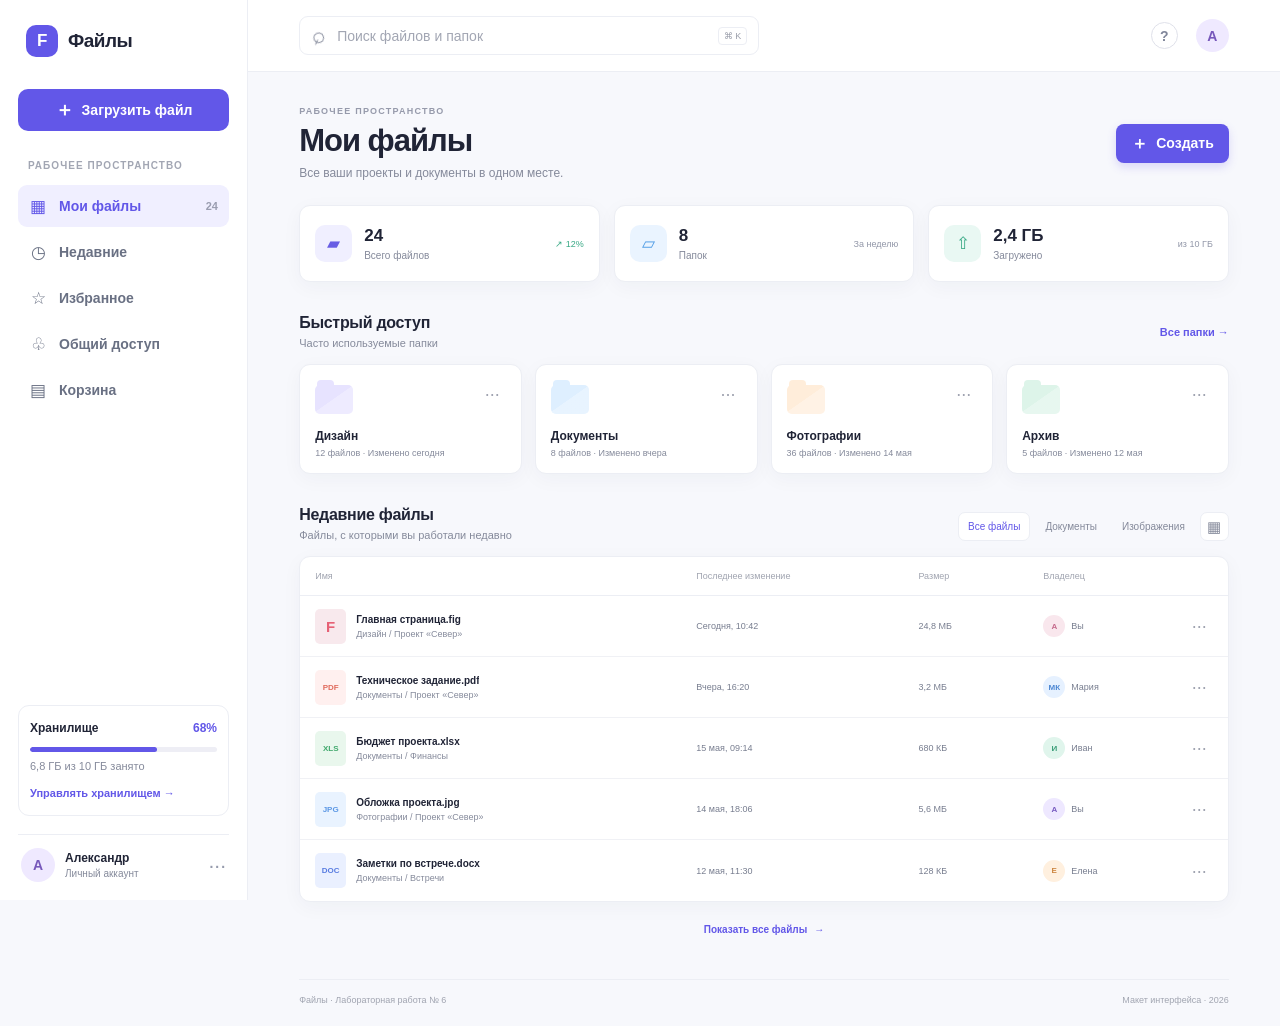
<file: Lab - 6/index.html>
<!doctype html>
<html lang="ru">
<head>
  <meta charset="utf-8">
  <meta name="viewport" content="width=device-width, initial-scale=1">
  <meta name="description" content="Адаптивный макет файлового менеджера для лабораторной работы № 6">
  <title>Файлы — файловый менеджер</title>
  <link rel="stylesheet" href="css/style.css">
</head>
<body>
  <div class="app">
    <aside class="sidebar" aria-label="Боковая навигация">
      <a class="brand" href="#main" aria-label="Обзор файлов">
        <span class="brand__mark" aria-hidden="true">F</span><span class="brand__name">Файлы</span>
      </a>
      <button class="sidebar__action" type="button"><span aria-hidden="true">＋</span> Загрузить файл</button>
      <nav class="nav" aria-label="Разделы хранилища">
        <p class="nav__caption">Рабочее пространство</p>
        <a class="nav__link nav__link--active" href="#recent"><span class="nav__icon" aria-hidden="true">▦</span> Мои файлы <span class="nav__count">24</span></a>
        <a class="nav__link" href="#recent"><span class="nav__icon" aria-hidden="true">◷</span> Недавние</a>
        <a class="nav__link" href="#favorites"><span class="nav__icon" aria-hidden="true">☆</span> Избранное</a>
        <a class="nav__link" href="#shared"><span class="nav__icon" aria-hidden="true">♧</span> Общий доступ</a>
        <a class="nav__link" href="#trash"><span class="nav__icon" aria-hidden="true">▤</span> Корзина</a>
      </nav>
      <section class="storage" aria-label="Использование хранилища">
        <div class="storage__heading"><span>Хранилище</span><span>68%</span></div>
        <div class="storage__bar"><span></span></div>
        <p class="storage__text">6,8 ГБ из 10 ГБ занято</p>
        <a class="storage__link" href="#storage">Управлять хранилищем <span aria-hidden="true">→</span></a>
      </section>
      <div class="profile"><span class="profile__avatar">А</span><span class="profile__meta"><strong>Александр</strong><small>Личный аккаунт</small></span><span class="profile__more" aria-hidden="true">···</span></div>
    </aside>

    <main class="main" id="main">
      <header class="topbar">
        <button class="topbar__menu" type="button" aria-label="Открыть меню">☰</button>
        <label class="search"><span class="search__icon" aria-hidden="true">⌕</span><span class="visually-hidden">Поиск файлов</span><input type="search" placeholder="Поиск файлов и папок"><kbd>⌘ K</kbd></label>
        <button class="topbar__help" type="button" aria-label="Помощь">?</button>
        <span class="topbar__avatar" aria-label="Профиль Александра">А</span>
      </header>

      <div class="content">
        <div class="page-heading">
          <div><p class="eyebrow">РАБОЧЕЕ ПРОСТРАНСТВО</p><h1>Мои файлы</h1><p class="page-heading__sub">Все ваши проекты и документы в одном месте.</p></div>
          <button class="button button--primary" type="button"><span aria-hidden="true">＋</span> Создать</button>
        </div>
        <section class="quick-stats" aria-label="Обзор файлов">
          <article class="stat-card"><span class="stat-card__icon stat-card__icon--violet" aria-hidden="true">▰</span><div><strong>24</strong><span>Всего файлов</span></div><span class="stat-card__trend">↗ 12%</span></article>
          <article class="stat-card"><span class="stat-card__icon stat-card__icon--blue" aria-hidden="true">▱</span><div><strong>8</strong><span>Папок</span></div><span class="stat-card__trend">За неделю</span></article>
          <article class="stat-card"><span class="stat-card__icon stat-card__icon--mint" aria-hidden="true">⇧</span><div><strong>2,4 ГБ</strong><span>Загружено</span></div><span class="stat-card__trend">из 10 ГБ</span></article>
        </section>

        <section class="section" id="favorites">
          <div class="section__heading"><div><h2>Быстрый доступ</h2><p>Часто используемые папки</p></div><a class="text-link" href="#folders">Все папки <span aria-hidden="true">→</span></a></div>
          <div class="folder-grid">
            <article class="folder-card"><div class="folder-card__top"><span class="folder-icon folder-icon--purple" aria-hidden="true"><span></span></span><button class="more" type="button" aria-label="Действия: Дизайн">···</button></div><h3>Дизайн</h3><p>12 файлов · Изменено сегодня</p></article>
            <article class="folder-card"><div class="folder-card__top"><span class="folder-icon folder-icon--blue" aria-hidden="true"><span></span></span><button class="more" type="button" aria-label="Действия: Документы">···</button></div><h3>Документы</h3><p>8 файлов · Изменено вчера</p></article>
            <article class="folder-card"><div class="folder-card__top"><span class="folder-icon folder-icon--orange" aria-hidden="true"><span></span></span><button class="more" type="button" aria-label="Действия: Фотографии">···</button></div><h3>Фотографии</h3><p>36 файлов · Изменено 14 мая</p></article>
            <article class="folder-card"><div class="folder-card__top"><span class="folder-icon folder-icon--green" aria-hidden="true"><span></span></span><button class="more" type="button" aria-label="Действия: Архив">···</button></div><h3>Архив</h3><p>5 файлов · Изменено 12 мая</p></article>
          </div>
        </section>

        <section class="section" id="recent">
          <div class="section__heading section__heading--files"><div><h2>Недавние файлы</h2><p>Файлы, с которыми вы работали недавно</p></div><div class="file-controls"><button class="filter filter--active" type="button">Все файлы</button><button class="filter" type="button">Документы</button><button class="filter" type="button">Изображения</button><button class="view-toggle" type="button" aria-label="Вид сеткой">▦</button></div></div>
          <div class="file-table" role="table" aria-label="Недавние файлы">
            <div class="file-table__head" role="row"><span role="columnheader">Имя</span><span role="columnheader">Последнее изменение</span><span role="columnheader">Размер</span><span role="columnheader">Владелец</span><span aria-hidden="true"></span></div>
            <div class="file-row" role="row"><span class="file-row__name" role="cell"><span class="file-type file-type--figma">F</span><span><strong>Главная страница.fig</strong><small>Дизайн / Проект «Север»</small></span></span><span class="file-row__date" role="cell">Сегодня, 10:42</span><span class="file-row__size" role="cell">24,8 МБ</span><span class="owner" role="cell"><span class="owner__avatar owner__avatar--pink">А</span>Вы</span><button class="more" type="button" aria-label="Действия: Главная страница">···</button></div>
            <div class="file-row" role="row"><span class="file-row__name" role="cell"><span class="file-type file-type--pdf">PDF</span><span><strong>Техническое задание.pdf</strong><small>Документы / Проект «Север»</small></span></span><span class="file-row__date" role="cell">Вчера, 16:20</span><span class="file-row__size" role="cell">3,2 МБ</span><span class="owner" role="cell"><span class="owner__avatar owner__avatar--blue">МК</span>Мария</span><button class="more" type="button" aria-label="Действия: Техническое задание">···</button></div>
            <div class="file-row" role="row"><span class="file-row__name" role="cell"><span class="file-type file-type--sheet">XLS</span><span><strong>Бюджет проекта.xlsx</strong><small>Документы / Финансы</small></span></span><span class="file-row__date" role="cell">15 мая, 09:14</span><span class="file-row__size" role="cell">680 КБ</span><span class="owner" role="cell"><span class="owner__avatar owner__avatar--mint">И</span>Иван</span><button class="more" type="button" aria-label="Действия: Бюджет проекта">···</button></div>
            <div class="file-row" role="row"><span class="file-row__name" role="cell"><span class="file-type file-type--image">JPG</span><span><strong>Обложка проекта.jpg</strong><small>Фотографии / Проект «Север»</small></span></span><span class="file-row__date" role="cell">14 мая, 18:06</span><span class="file-row__size" role="cell">5,6 МБ</span><span class="owner" role="cell"><span class="owner__avatar owner__avatar--purple">А</span>Вы</span><button class="more" type="button" aria-label="Действия: Обложка проекта">···</button></div>
            <div class="file-row" role="row"><span class="file-row__name" role="cell"><span class="file-type file-type--doc">DOC</span><span><strong>Заметки по встрече.docx</strong><small>Документы / Встречи</small></span></span><span class="file-row__date" role="cell">12 мая, 11:30</span><span class="file-row__size" role="cell">128 КБ</span><span class="owner" role="cell"><span class="owner__avatar owner__avatar--orange">Е</span>Елена</span><button class="more" type="button" aria-label="Действия: Заметки по встрече">···</button></div>
          </div>
          <button class="load-more" type="button">Показать все файлы <span aria-hidden="true">→</span></button>
        </section>
        <footer class="footer"><span>Файлы <span aria-hidden="true">·</span> Лабораторная работа № 6</span><span>Макет интерфейса · 2026</span></footer>
      </div>
    </main>
  </div>
</body>
</html>
</file>
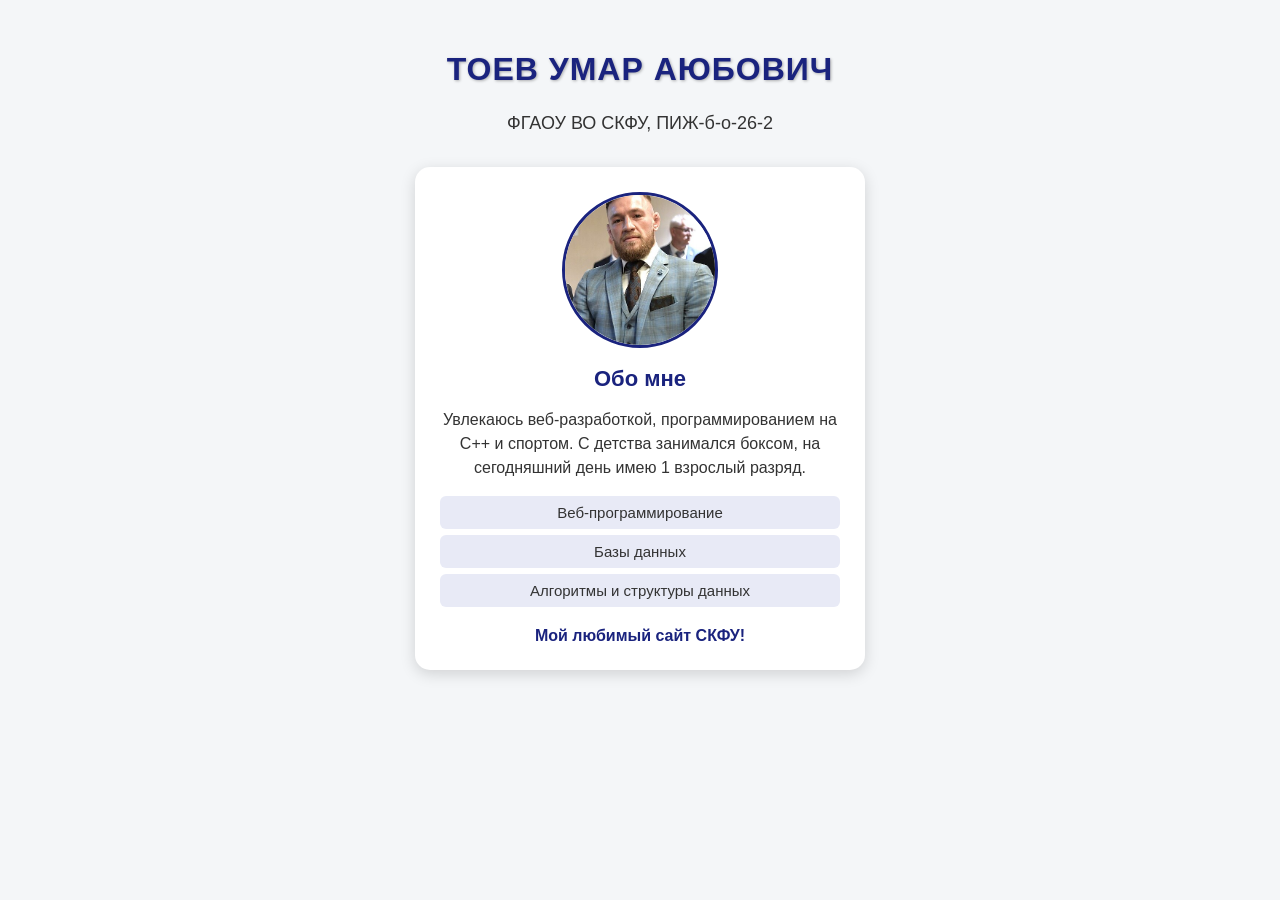
<file: LAB 3/index.html>
<!DOCTYPE html>
<html lang="ru">
<head>
    <meta charset="UTF-8">
    <meta name="viewport" content="width=device-width, initial-scale=1.0">
    <title>Карточка студента</title>
    <!-- Подключение внешнего файла стилей -->
    <link rel="stylesheet" href="styles.css">
</head>
<body>
    <!-- Заголовок первого уровня: ФИО -->
    <h1>Тоев Умар Аюбович</h1>
    <!-- Абзац с информацией об учебном заведении -->
    <p class="institution">ФГАОУ ВО СКФУ, ПИЖ-б-о-26-2</p>
    <!-- Основной блок-карточка -->
    <div class="card">
        <!-- Аватар -->
        <img src="avatar.jpg" alt="Фото студента" class="avatar">
        <!-- Подзаголовок -->
        <h2>Обо мне</h2>
        <!-- Описание -->
        <p>
            Увлекаюсь веб-разработкой, программированием на C++
            и спортом. С детства занимался боксом, на сегодняшний день имею
            1 взрослый разряд.
        </p>
        <!-- Список любимых предметов -->
        <ul>
            <li>Веб-программирование</li>
            <li>Базы данных</li>
            <li>Алгоритмы и структуры данных</li>
        </ul>
        <!-- Ссылка на любимый сайт -->
        <a href="https://el.ncfu.ru/" target="_blank">
            Мой любимый сайт СКФУ!
        </a>
    </div>
</body>
</html>
</file>
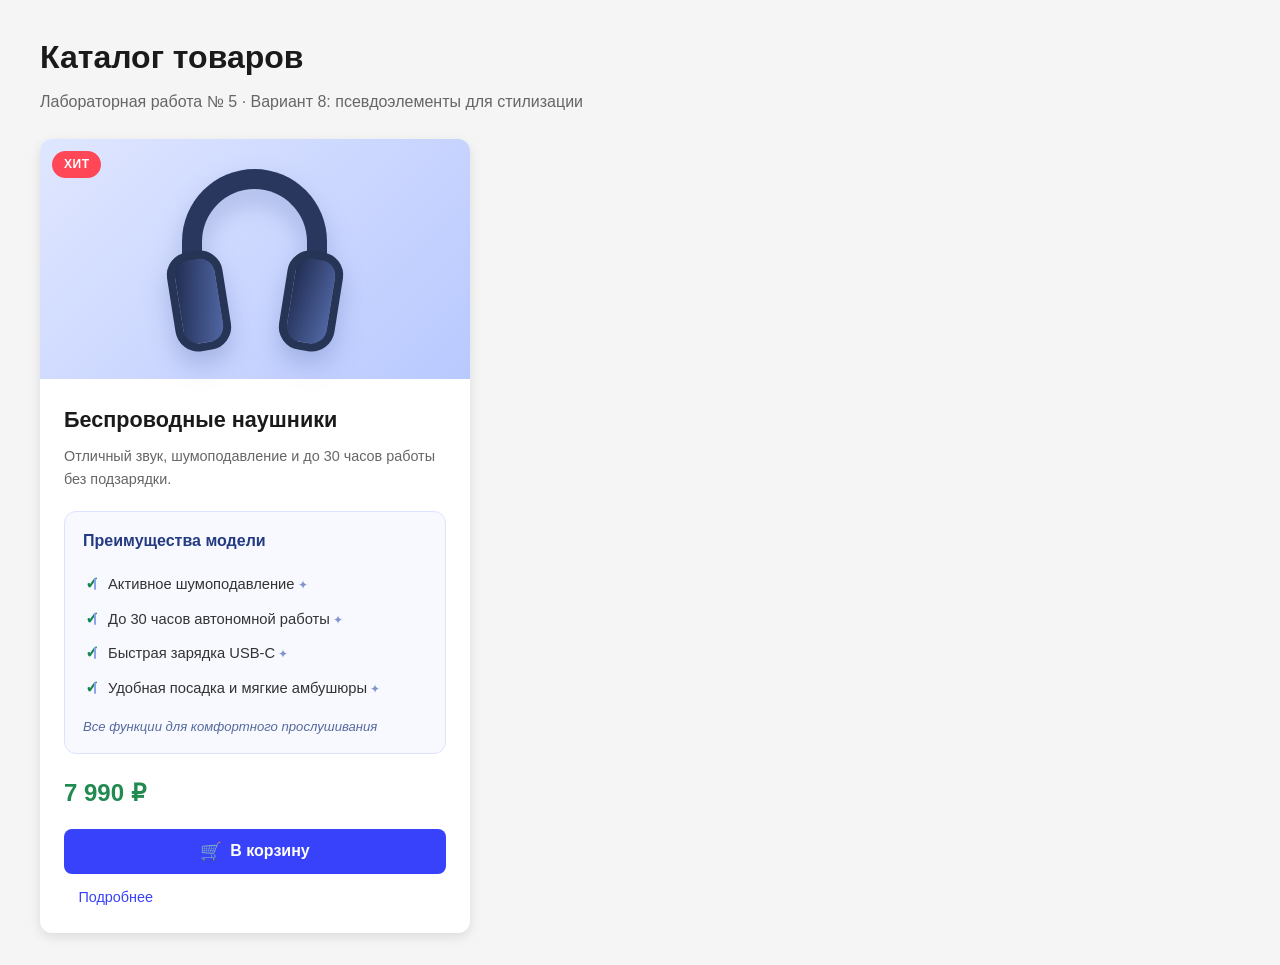
<file: lab 5/index.html>
<!DOCTYPE html>
<html lang="ru">
<head>
    <meta charset="UTF-8">
    <meta name="viewport" content="width=device-width, initial-scale=1.0">
    <title>Лабораторная работа № 5 — вариант 8</title>
    <link rel="stylesheet" href="styles.css">
</head>
<body>
    <main class="page">
        <h1 class="page__title">Каталог товаров</h1>
        <p class="page__subtitle">Лабораторная работа № 5 · Вариант 8: псевдоэлементы для стилизации</p>

        <!-- Сообщение доступно скринридеру, но визуально скрыто -->
        <div id="live-region" class="visually-hidden" aria-live="polite" aria-atomic="true"></div>

        <article class="card" aria-labelledby="product-title" aria-describedby="product-desc">
            <div class="card__image-wrapper">
                <!-- Декоративная иллюстрация, не дублирует информацию для скринридера -->
                <div class="card__illustration" aria-hidden="true">
                    <span class="card__headband"></span>
                    <span class="card__earcup card__earcup--left"></span>
                    <span class="card__earcup card__earcup--right"></span>
                </div>
                <span class="card__badge" aria-hidden="true">Хит</span>
            </div>

            <div class="card__content">
                <h2 class="card__title" id="product-title">Беспроводные наушники</h2>
                <p class="card__description" id="product-desc">
                    Отличный звук, шумоподавление и до 30 часов работы без подзарядки.
                </p>

                <!-- Индивидуальное задание, вариант 8: стилизованный список -->
                <section class="features" aria-labelledby="features-title">
                    <h3 class="features__title" id="features-title">Преимущества модели</h3>
                    <ul class="features__list">
                        <li class="features__item">Активное шумоподавление</li>
                        <li class="features__item">До 30 часов автономной работы</li>
                        <li class="features__item">Быстрая зарядка USB-C</li>
                        <li class="features__item">Удобная посадка и мягкие амбушюры</li>
                    </ul>
                    <p class="features__note">Все функции для комфортного прослушивания</p>
                </section>

                <p class="card__price" aria-label="Цена товара: 7990 рублей">
                    <span class="card__price-value">7 990 ₽</span>
                </p>

                <button class="card__button button button--primary" type="button"
                        aria-label="Добавить беспроводные наушники в корзину" id="add-to-cart">
                    <span class="button__icon" aria-hidden="true">🛒</span>
                    <span class="button__text">В корзину</span>
                </button>
                <a href="#features-title" class="card__link link"
                   aria-label="Подробнее о преимуществах беспроводных наушников">Подробнее</a>
            </div>
        </article>
    </main>

    <script>
        const addToCartButton = document.getElementById('add-to-cart');
        const liveRegion = document.getElementById('live-region');
        let announcementTimer;

        function addToCart() {
            clearTimeout(announcementTimer);
            liveRegion.textContent = '';
            // Обновление в следующем кадре позволяет повторно объявлять сообщение.
            requestAnimationFrame(() => {
                liveRegion.textContent = 'Беспроводные наушники добавлены в корзину';
            });
            announcementTimer = setTimeout(() => {
                liveRegion.textContent = '';
            }, 3000);
        }

        addToCartButton.addEventListener('click', addToCart);
    </script>
</body>
</html>
</file>
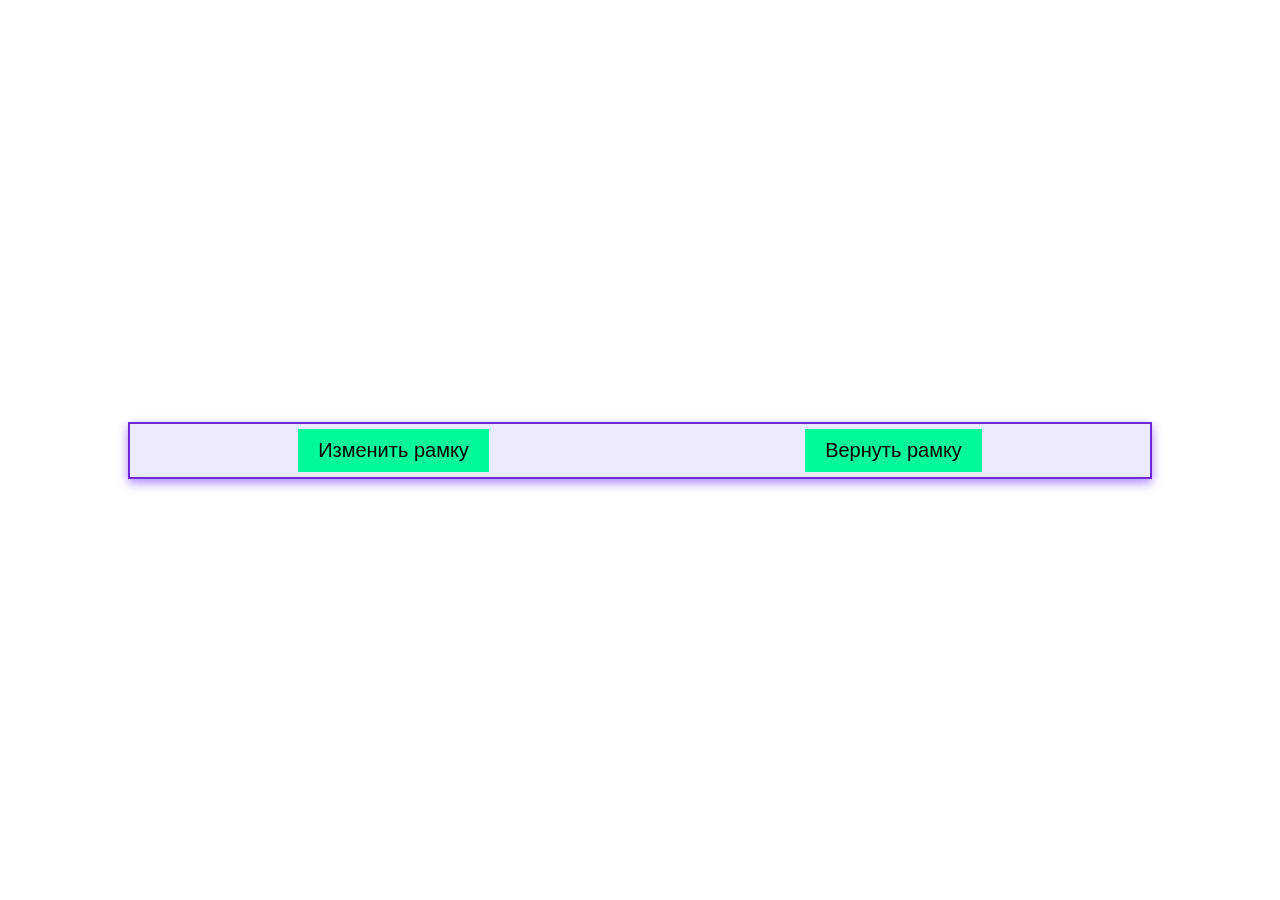
<file: Lab 4/Вариант 8/index.html>
<!DOCTYPE html>
<html lang="ru">
<head>
    <meta charset="UTF-8">
    <meta name="viewport" content="width=device-width, initial-scale=1.0">
    <title>Сайт Умара В-8</title>
    <style>
        html,
        body {
            height: 100%; /**/
            margin: 0;
        }

        body {
            display: flex;
            justify-content: center;
            align-items: center;
            min-height: 100vh;
            font-family: 'Times New Roman', Times, serif;
            color: black;
            font-size: 24px;
        }

        #box {
            border: 2px solid #6d28d9;
            width: 1000px;
            margin: 0;
            padding: 5px 10px;
            background-color: #ede9fe;
            color: #312e81;
            box-shadow: 0 4px 10px #a78bfa;
            display: flex;
            justify-content: space-around;
        }
        button {
            font-size: 20px;
            padding: 10px 20px;
            cursor: pointer;
            border: none;
            background-color: #00FA9A;
            transition: transform 0.3s;
        }
            button:hover {
                transform: translateY(-2px);
                background-color: #00FF7F;
            }
            button:active {
                transform: scale(0.9);
            }

    </style>
</head>
<body>
    <div id="box">
        <button id="fd">Изменить рамку</button>
        <button id="bek">Вернуть рамку</button>
    </div>
    <script src="script.js"></script>
</body>
</html>
</file>
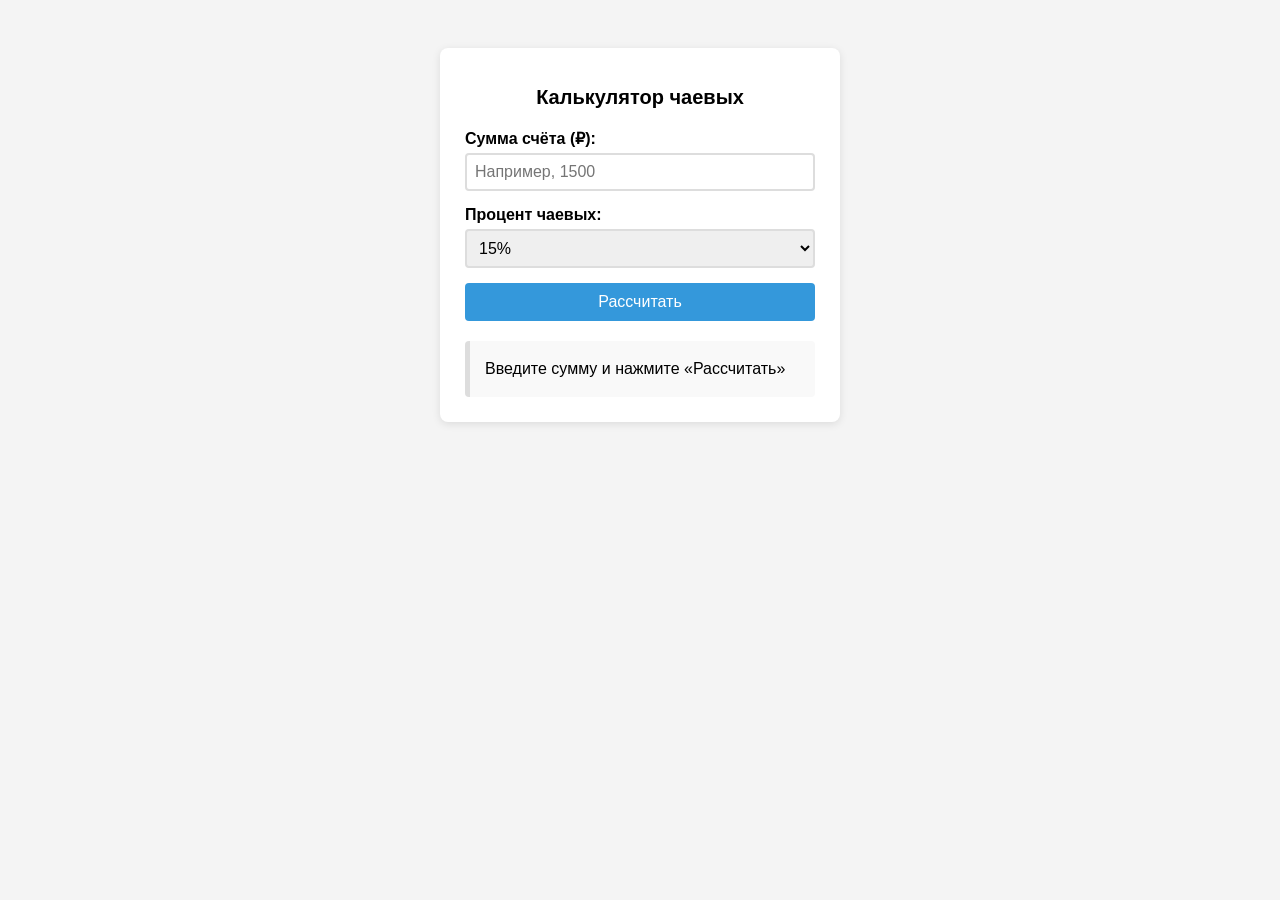
<file: Lab 4/калькулятор/index.html>
<!DOCTYPE html>
<html lang="ru">
<head>
    <meta charset="UTF-8">
    <title>Калькулятор чаевых</title>
    <style>
        body {
            font-family: Arial, sans-serif;
            background: #f4f4f4;
            display: flex;
            justify-content: center;
            padding: 40px;
        }

        .container {
            background: #fff;
            padding: 25px;
            border-radius: 8px;
            width: 350px;
            box-shadow: 0 2px 8px rgba(0, 0, 0, 0.1);
        }

        h1 {
            font-size: 20px;
            margin-bottom: 20px;
            text-align: center;
        }

        label {
            display: block;
            margin-bottom: 5px;
            font-weight: bold;
        }

        input,
        select {
            width: 100%;
            padding: 8px;
            margin-bottom: 15px;
            border: 2px solid #ddd;
            border-radius: 4px;
            font-size: 16px;
            box-sizing: border-box;
        }

        button {
            width: 100%;
            padding: 10px;
            background: #3498db;
            color: #fff;
            border: none;
            border-radius: 4px;
            font-size: 16px;
            cursor: pointer;
        }

            button:hover {
                background: #2980b9;
            }
            button:active {
                background: #1c5980;
                scale: 0.98;
                 /*эффект нажатия*/
            }

        #result {
            margin-top: 20px;
            padding: 15px;
            border-left: 5px solid #ddd;
            background: #f9f9f9;
            border-radius: 4px;
            line-height: 1.6;
        }
    </style>
</head>
<body>
    <div class="container">
        <h1>Калькулятор чаевых</h1>
        <!-- Поле для суммы счёта -->
        <label for="bill">Сумма счёта (₽):</label>
        <input type="number" id="bill" placeholder="Например, 1500">
        <!-- Выпадающий список с процентом -->
        <label for="tip">Процент чаевых:</label>
        <select id="tip">
            <option value="5">5%</option>
            <option value="10">10%</option>
            <option value="15" selected>15%</option>
            <option value="20">20%</option>
        </select>
        <!-- Кнопка -->
        <button id="calcBtn">Рассчитать</button>
        <!-- Блок для результата -->
        <div id="result">Введите сумму и нажмите «Рассчитать»</div>
    </div>
    <!-- Подключаем внешний JavaScript-файл -->
    <script src="script.js"></script>
</body>
</html>
</file>
<file: Lab - 6/css/style.css>
/* Базовые параметры и цвета интерфейса */
:root {
  color-scheme: light;
  --color-bg: #f7f8fc;
  --color-surface: #ffffff;
  --color-text: #202436;
  --color-muted: #858a9b;
  --color-line: #eceef4;
  --color-primary: #6257e8;
  --color-primary-soft: #f0efff;
  --shadow-card: 0 5px 20px rgb(31 39 71 / 4%);
}

* { box-sizing: border-box; }
html { min-width: 320px; scroll-behavior: smooth; }
body { margin: 0; background: var(--color-bg); color: var(--color-text); font-family: Inter, -apple-system, BlinkMacSystemFont, "Segoe UI", sans-serif; font-size: 14px; }
button, input { font: inherit; }
button, a { -webkit-tap-highlight-color: transparent; }
a { color: inherit; text-decoration: none; }
button { color: inherit; }
.visually-hidden { position: absolute; width: 1px; height: 1px; padding: 0; margin: -1px; overflow: hidden; clip: rect(0, 0, 0, 0); white-space: nowrap; border: 0; }

/* Общая сетка: боковая панель и рабочая область */
.app { min-height: 100vh; display: grid; grid-template-columns: 248px minmax(0, 1fr); grid-template-areas: "sidebar main"; }
.sidebar { grid-area: sidebar; position: sticky; top: 0; display: flex; flex-direction: column; height: 100vh; padding: 25px 18px 18px; background: var(--color-surface); border-right: 1px solid var(--color-line); }
.brand { display: flex; align-items: center; gap: 10px; margin: 0 8px 32px; font-size: 19px; font-weight: 750; letter-spacing: -.5px; }
.brand__mark { display: grid; width: 32px; height: 32px; place-items: center; border-radius: 10px; background: var(--color-primary); color: #fff; font-size: 17px; }
.sidebar__action { display: flex; align-items: center; justify-content: center; gap: 8px; min-height: 42px; margin: 0 0 29px; border: 0; border-radius: 10px; background: var(--color-primary); color: #fff; font-weight: 650; cursor: pointer; }
.sidebar__action span { font-size: 19px; }
.nav__caption { margin: 0 10px 10px; color: #a2a6b3; font-size: 10px; font-weight: 750; letter-spacing: 1.05px; text-transform: uppercase; }
.nav { display: grid; gap: 4px; }
.nav__link { display: flex; align-items: center; gap: 12px; min-height: 42px; padding: 0 11px; border-radius: 9px; color: #697083; font-weight: 550; }
.nav__link--active { background: var(--color-primary-soft); color: var(--color-primary); }
.nav__icon { width: 18px; text-align: center; font-size: 17px; }
.nav__count { margin-left: auto; color: #9a9db0; font-size: 11px; }
.storage { margin-top: auto; padding: 15px 11px; border: 1px solid var(--color-line); border-radius: 11px; }
.storage__heading { display: flex; justify-content: space-between; font-size: 12px; font-weight: 650; }
.storage__heading span:last-child { color: var(--color-primary); }
.storage__bar { height: 5px; margin: 12px 0 8px; overflow: hidden; border-radius: 8px; background: #eeeef5; }
.storage__bar span { display: block; width: 68%; height: 100%; border-radius: inherit; background: var(--color-primary); }
.storage__text { margin: 0 0 12px; color: var(--color-muted); font-size: 11px; }
.storage__link { color: var(--color-primary); font-size: 11px; font-weight: 650; }
.profile { display: flex; align-items: center; gap: 10px; margin-top: 18px; padding: 13px 3px 0; border-top: 1px solid var(--color-line); }
.profile__avatar, .topbar__avatar { display: grid; place-items: center; flex: 0 0 auto; border-radius: 50%; background: #efe9ff; color: #7758bb; font-weight: 700; }
.profile__avatar { width: 34px; height: 34px; }
.profile__meta { display: grid; gap: 3px; font-size: 12px; }
.profile__meta small { color: var(--color-muted); font-size: 10px; }
.profile__more { margin-left: auto; color: #969bad; font-size: 21px; }

/* Верхняя панель: поиск и профиль */
.main { grid-area: main; min-width: 0; }
.topbar { display: flex; align-items: center; gap: 18px; height: 72px; padding: 0 clamp(20px, 4vw, 58px); background: var(--color-surface); border-bottom: 1px solid var(--color-line); }
.search { display: flex; align-items: center; gap: 10px; width: min(100%, 460px); height: 39px; padding: 0 11px; border: 1px solid var(--color-line); border-radius: 9px; color: var(--color-muted); }
.search__icon { font-size: 23px; line-height: 1; transform: rotate(-20deg); }
.search input { min-width: 0; flex: 1; border: 0; outline: 0; color: var(--color-text); background: transparent; }
.search input::placeholder { color: #a2a6b3; }
.search kbd { padding: 3px 5px; border: 1px solid var(--color-line); border-radius: 4px; color: #9a9eaa; font-family: inherit; font-size: 9px; }
.topbar__help { display: grid; width: 27px; height: 27px; margin-left: auto; place-items: center; border: 1px solid #dfe1ea; border-radius: 50%; background: transparent; color: #80869a; font-weight: 700; }
.topbar__avatar { width: 33px; height: 33px; }
.topbar__menu { display: none; border: 0; background: none; font-size: 19px; }
.content { width: min(100%, 1480px); margin: 0 auto; padding: 34px clamp(20px, 4vw, 58px) 18px; }
.page-heading, .section__heading { display: flex; align-items: center; justify-content: space-between; gap: 16px; }
.eyebrow { margin: 0 0 7px; color: #969aab; font-size: 9px; font-weight: 750; letter-spacing: 1.25px; }
h1, h2, h3, p { overflow-wrap: anywhere; }
h1 { margin: 0; font-size: clamp(25px, 3vw, 31px); letter-spacing: -1px; }
.page-heading__sub { margin: 7px 0 0; color: var(--color-muted); font-size: 12px; }
.button { display: inline-flex; align-items: center; justify-content: center; gap: 8px; min-height: 39px; padding: 0 15px; border: 0; border-radius: 8px; font-weight: 650; cursor: pointer; }
.button--primary { background: var(--color-primary); color: #fff; box-shadow: 0 4px 10px rgb(98 87 232 / 20%); }
.button--primary span { font-size: 17px; }

/* Карточки сводной информации */
.quick-stats { display: grid; grid-template-columns: repeat(3, minmax(0, 1fr)); gap: 14px; margin-top: 25px; }
.stat-card { display: flex; align-items: center; gap: 12px; min-height: 77px; padding: 13px 15px; border: 1px solid var(--color-line); border-radius: 11px; background: var(--color-surface); box-shadow: var(--shadow-card); }
.stat-card__icon { display: grid; width: 37px; height: 37px; flex: 0 0 auto; place-items: center; border-radius: 10px; font-size: 17px; }
.stat-card__icon--violet { background: #f0efff; color: #685de4; }
.stat-card__icon--blue { background: #eaf4ff; color: #4e9be5; }
.stat-card__icon--mint { background: #e9f8f3; color: #39a985; }
.stat-card div { display: grid; gap: 4px; }
.stat-card strong { font-size: 17px; }
.stat-card div span { color: var(--color-muted); font-size: 10px; }
.stat-card__trend { margin-left: auto; color: #9297a8; font-size: 9px; white-space: nowrap; }
.stat-card:first-child .stat-card__trend { color: #39a985; }

/* Сетка папок */
.section { margin-top: 32px; }
.section__heading { margin-bottom: 15px; }
.section__heading h2 { margin: 0; font-size: 16px; letter-spacing: -.3px; }
.section__heading p { margin: 5px 0 0; color: var(--color-muted); font-size: 11px; }
.text-link { color: var(--color-primary); font-size: 11px; font-weight: 650; white-space: nowrap; }
.folder-grid { display: grid; grid-template-columns: repeat(4, minmax(0, 1fr)); gap: 13px; }
.folder-card { min-width: 0; padding: 15px; border: 1px solid var(--color-line); border-radius: 11px; background: var(--color-surface); box-shadow: var(--shadow-card); }
.folder-card__top { display: flex; align-items: flex-start; justify-content: space-between; }
.folder-icon { position: relative; display: block; width: 38px; height: 29px; margin-top: 5px; border-radius: 5px; background: #e8e4ff; }
.folder-icon::before { position: absolute; top: -5px; left: 2px; width: 17px; height: 8px; border-radius: 4px 4px 0 0; background: inherit; content: ""; }
.folder-icon::after { position: absolute; inset: 0; border-radius: inherit; background: linear-gradient(145deg, transparent 48%, rgb(255 255 255 / 30%) 49%); content: ""; }
.folder-icon--purple { background: #e7e3ff; }
.folder-icon--blue { background: #deefff; }
.folder-icon--orange { background: #ffedda; }
.folder-icon--green { background: #ddf4e9; }
.more { width: 27px; height: 27px; border: 0; border-radius: 6px; background: transparent; color: #a0a4b1; font-size: 18px; line-height: 1; cursor: pointer; }
.more:hover { background: #f4f5f9; }
.folder-card h3 { margin: 15px 0 5px; font-size: 12px; }
.folder-card p { margin: 0; color: var(--color-muted); font-size: 9px; white-space: nowrap; }

/* Таблица файлов с горизонтально адаптированными колонками */
.section__heading--files { align-items: flex-end; }
.file-controls { display: flex; align-items: center; gap: 5px; }
.filter, .view-toggle { min-height: 29px; padding: 0 9px; border: 1px solid transparent; border-radius: 7px; background: transparent; color: #84899a; font-size: 10px; cursor: pointer; white-space: nowrap; }
.filter--active { border-color: var(--color-line); background: var(--color-surface); color: var(--color-primary); }
.view-toggle { width: 29px; padding: 0; border-color: var(--color-line); background: var(--color-surface); font-size: 15px; }
.file-table { overflow: hidden; border: 1px solid var(--color-line); border-radius: 11px; background: var(--color-surface); box-shadow: var(--shadow-card); }
.file-table__head, .file-row { display: grid; grid-template-columns: minmax(220px, 2.1fr) minmax(125px, 1.2fr) minmax(65px, .65fr) minmax(82px, .75fr) 27px; align-items: center; gap: 10px; padding: 0 15px; }
.file-table__head { min-height: 39px; border-bottom: 1px solid var(--color-line); color: #a0a4b0; font-size: 9px; }
.file-row { min-height: 61px; border-bottom: 1px solid #f0f1f5; }
.file-row:last-child { border-bottom: 0; }
.file-row__name { display: flex; align-items: center; min-width: 0; gap: 10px; }
.file-row__name > span:last-child { display: grid; min-width: 0; gap: 4px; }
.file-row__name strong { overflow: hidden; font-size: 10px; font-weight: 650; text-overflow: ellipsis; white-space: nowrap; }
.file-row__name small { overflow: hidden; color: var(--color-muted); font-size: 9px; text-overflow: ellipsis; white-space: nowrap; }
.file-type { display: grid; width: 31px; height: 35px; flex: 0 0 auto; place-items: center; border-radius: 5px; font-size: 8px; font-weight: 750; }
.file-type--figma { background: #f8e9ed; color: #e66176; font-size: 15px; }
.file-type--pdf { background: #fff0ef; color: #e16b5d; }
.file-type--sheet { background: #e9f7ed; color: #40a86c; }
.file-type--image { background: #e9f3ff; color: #5d98e5; }
.file-type--doc { background: #eaf0ff; color: #587ce1; }
.file-row__date, .file-row__size { color: #777d8f; font-size: 9px; }
.owner { display: flex; align-items: center; gap: 6px; color: #777d8f; font-size: 9px; }
.owner__avatar { display: grid; width: 22px; height: 22px; place-items: center; border-radius: 50%; font-size: 8px; font-weight: 700; }
.owner__avatar--pink { background: #f9e7ed; color: #c56a8c; }
.owner__avatar--blue { background: #e6f1ff; color: #4c87d4; }
.owner__avatar--mint { background: #e0f5ec; color: #3a9d78; }
.owner__avatar--purple { background: #eee8ff; color: #785bc1; }
.owner__avatar--orange { background: #fff0df; color: #cc8540; }
.load-more { display: flex; align-items: center; gap: 7px; margin: 14px auto 0; padding: 8px 10px; border: 0; background: transparent; color: var(--color-primary); font-size: 10px; font-weight: 650; cursor: pointer; }
.footer { display: flex; justify-content: space-between; gap: 12px; margin-top: 36px; padding: 15px 0 3px; border-top: 1px solid var(--color-line); color: #a0a4b0; font-size: 9px; }

/* Планшет: компактнее отступы, две колонки папок */
@media (max-width: 1100px) {
  .app { grid-template-columns: 208px minmax(0, 1fr); }
  .sidebar { padding-right: 13px; padding-left: 13px; }
  .content { padding-right: 28px; padding-left: 28px; }
  .topbar { padding-right: 28px; padding-left: 28px; }
  .folder-grid { grid-template-columns: repeat(2, minmax(0, 1fr)); }
  .file-table__head, .file-row { grid-template-columns: minmax(190px, 2fr) minmax(105px, 1fr) 60px 27px; }
  .file-table__head > :nth-child(4), .owner { display: none; }
}

/* Мобильная ширина: боковая панель скрыта, список переходит в компактный вид */
@media (max-width: 700px) {
  .app { grid-template-columns: minmax(0, 1fr); grid-template-areas: "main"; }
  .sidebar { display: none; }
  .topbar { height: 60px; gap: 12px; padding: 0 16px; }
  .topbar__menu { display: block; padding: 3px; color: #666c80; }
  .search { height: 36px; padding: 0 8px; }
  .search kbd, .topbar__help { display: none; }
  .topbar__avatar { width: 30px; height: 30px; }
  .content { padding: 24px 16px 14px; }
  .page-heading { align-items: flex-start; }
  .page-heading__sub { max-width: 260px; line-height: 1.5; }
  .button { min-height: 35px; padding: 0 10px; font-size: 11px; white-space: nowrap; }
  .quick-stats { grid-template-columns: 1fr; gap: 8px; margin-top: 20px; }
  .stat-card { min-height: 60px; padding: 10px 12px; }
  .stat-card__icon { width: 34px; height: 34px; }
  .section { margin-top: 25px; }
  .folder-grid { gap: 9px; }
  .folder-card { padding: 12px; }
  .folder-card h3 { margin-top: 11px; }
  .folder-card p { white-space: normal; line-height: 1.4; }
  .section__heading--files { align-items: flex-start; flex-direction: column; }
  .file-controls { width: 100%; overflow-x: auto; padding-bottom: 2px; }
  .file-table__head { display: none; }
  .file-row { grid-template-columns: minmax(0, 1fr) auto 25px; gap: 7px; min-height: 62px; padding: 0 10px; }
  .file-row__date, .file-row__size { display: none; }
  .file-row__name { gap: 8px; }
  .file-row__name strong { max-width: 210px; }
  .file-type { width: 28px; height: 31px; }
  .footer { margin-top: 27px; font-size: 8px; }
}

@media (max-width: 380px) {
  .content { padding-right: 12px; padding-left: 12px; }
  .topbar { padding-right: 12px; padding-left: 12px; }
  .folder-grid { grid-template-columns: 1fr; }
}
</file>
<file: LAB 3/styles.css>
/* ===== Общие стили для body ===== */
body {
    font-family: Arial, sans-serif;
    background-color: #f4f6f8;
    color: #333;
    margin: 0;
    padding: 30px;
}
/* ===== Заголовок h1 ===== */
h1 {
    text-align: center; /* выравнивание по центру */
    text-transform: uppercase; /* верхний регистр */
    color: #1a237e;
    letter-spacing: 1px;
    text-shadow: 1px 1px 3px rgba(0, 0, 0, 0.3); /* тень текста */
}
/* ===== Абзац с учебным заведением ===== */
.institution {
    text-align: center;
    font-size: 18px;
    line-height: 1.5;
    margin-bottom: 30px;
}
/* ===== Карточка ===== */
.card {
    width: 400px; /* ширина карточки */
    margin: 0 auto; /* горизонтальное центрирование */
    padding: 25px; /* внутренние отступы */
    background-color: #ffffff; /* фон */
    border-radius: 15px; /* скругление углов */
    box-shadow: 0 4px 15px rgba(0, 0, 0, 0.15); /* тень блока */
    text-align: center; /* выравнивание содержимого */
}
/* ===== Аватар ===== */
.avatar {
    width: 150px;
    height: 150px;
    border-radius: 50%; /* круглая форма */
    border: 3px solid #1a237e; /* рамка */
    object-fit: cover; /* сохранение пропорций */
    display: block;
    margin: 0 auto 15px; /* центрирование + отступ снизу */
}
/* ===== Подзаголовок h2 ===== */
.card h2 {
    color: #1a237e;
    font-size: 22px;
    margin-bottom: 10px;
}
/* ===== Абзац внутри карточки ===== */
.card p {
    line-height: 1.5; /* межстрочный интервал */
    font-size: 16px;
    margin-bottom: 15px;
}
/* ===== Список ===== */
.card ul {
    list-style: none; /* убираем маркеры */
    padding: 0;
    margin-bottom: 20px;
}

    .card ul li {
        background-color: #e8eaf6;
        padding: 8px 12px;
        margin-bottom: 6px;
        border-radius: 6px;
        font-size: 15px;
    }
/* ===== Ссылка ===== */
.card a {
    color: #1a237e;
    text-decoration: none; /* убираем подчёркивание */
    font-weight: bold;
    transition: color 0.3s; /* плавная смена цвета */
}

    .card a:hover {
        color: #e53935; /* цвет при наведении */
        text-decoration: underline;
    }
</file>
<file: lab 5/styles.css>
/* Лабораторная работа № 5, вариант 8. Основа — шаг 3 методички (БЭМ). */
* { box-sizing: border-box; margin: 0; padding: 0; }

body {
    font-family: 'Segoe UI', Arial, sans-serif;
    background-color: #f5f5f5;
    color: #333;
    line-height: 1.6;
    padding: 32px 20px;
}

.page { max-width: 1200px; margin: 0 auto; }
.page__title { font-size: 2rem; margin-bottom: 6px; color: #1a1a1a; }
.page__subtitle { color: #666; margin-bottom: 24px; }

/* Визуально скрыто, но доступно скринридеру */
.visually-hidden {
    position: absolute;
    width: 1px;
    height: 1px;
    margin: -1px;
    padding: 0;
    overflow: hidden;
    clip: rect(0, 0, 0, 0);
    white-space: nowrap;
    border: 0;
}

/* Блок card */
.card {
    background: #fff;
    border-radius: 12px;
    box-shadow: 0 4px 12px rgba(0, 0, 0, 0.1);
    overflow: hidden;
    max-width: 430px;
    transition: box-shadow 0.3s ease, transform 0.3s ease;
}
.card:hover { box-shadow: 0 8px 24px rgba(0,0,0,.15); transform: translateY(-4px); }
.card__image-wrapper {
    position: relative;
    background: linear-gradient(135deg, #dfe6ff, #b9c9ff);
    height: 240px;
    display: flex;
    align-items: center;
    justify-content: center;
}
.card__badge {
    position: absolute;
    top: 12px;
    left: 12px;
    background: #ff4757;
    color: #fff;
    padding: 4px 12px;
    border-radius: 20px;
    font-size: .75rem;
    font-weight: 700;
    text-transform: uppercase;
    letter-spacing: .5px;
}
/* Декоративная иллюстрация товара сделана CSS, без внешних изображений */
.card__illustration { position: relative; width: 200px; height: 185px; filter: drop-shadow(0 13px 12px #5163a74d); }
.card__headband {
    position: absolute;
    width: 145px;
    height: 154px;
    left: 27px;
    top: 3px;
    border: 20px solid #29375f;
    border-bottom: 0;
    border-radius: 85px 85px 0 0;
}
.card__earcup {
    position: absolute;
    bottom: 0;
    width: 56px;
    height: 100px;
    background: linear-gradient(100deg, #202c50, #5268a6);
    border: 8px solid #263455;
    border-radius: 23px;
}
.card__earcup--left { left: 16px; transform: rotate(-9deg); }
.card__earcup--right { right: 16px; transform: rotate(9deg); }
.card__content { padding: 24px; }
.card__title { font-size: 1.35rem; margin-bottom: 8px; color: #1a1a1a; }
.card__description { font-size: .9rem; color: #666; margin-bottom: 20px; }
.card__price { font-size: 1.5rem; font-weight: 700; color: #218a50; margin: 20px 0 16px; }
.card__button { margin-bottom: 10px; }
.card__link { display: inline-block; font-size: .9rem; }

/* Вариант 8: стилизованный список и псевдоэлементы */
.features {
    padding: 16px 18px;
    border: 1px solid #dce3ff;
    border-radius: 12px;
    background: #f7f9ff;
}
.features__title { font-size: 1rem; color: #243b82; margin-bottom: 12px; }
.features__list { list-style-type: '✓  '; padding-left: 25px; }
/* ::marker — кастомные маркеры пунктов списка */
.features__item::marker { color: #168653; font-size: 1.15em; font-weight: bold; }
.features__item { position: relative; padding: 4px 0; font-size: .92rem; }
/* ::before — декоративная полоска перед каждым пунктом */
.features__item::before {
    content: '';
    position: absolute;
    left: -14px;
    top: 12px;
    height: 12px;
    width: 2px;
    background: #8ca5e8;
    border-radius: 2px;
}
/* ::after — декоративная точка после каждого пункта */
.features__item::after {
    content: ' ✦';
    color: #8195cc;
    font-size: .8em;
}
.features__note { margin-top: 12px; color: #566a9d; font-size: .82rem; font-style: italic; }

/* Блок button и модификатор button--primary */
.button {
    display: inline-flex;
    align-items: center;
    justify-content: center;
    gap: 8px;
    padding: 12px 24px;
    border: none;
    border-radius: 8px;
    font-size: 1rem;
    font-weight: 600;
    cursor: pointer;
    transition: background-color .3s ease, transform .1s ease;
    width: 100%;
}
.button--primary { background-color: #3742fa; color: #fff; }
.button--primary:hover { background-color: #2c36d9; }
.button--primary:focus-visible { outline: 3px solid #ffa502; outline-offset: 2px; }
.button--primary:active { background-color: #1e27b8; transform: scale(.98); }
.button__icon { font-size: 1.1rem; }

/* Блок link, псевдоклассы и псевдоэлементы из шага 3 */
.link { color: #3742fa; text-decoration: none; position: relative; transition: color .3s ease; }
.link:hover { color: #2c36d9; }
.link:focus-visible { outline: 3px solid #ffa502; outline-offset: 2px; }
.link:active { color: #1e27b8; }
.link::after {
    content: '';
    position: absolute;
    left: 0;
    bottom: -2px;
    width: 0;
    height: 2px;
    background-color: #3742fa;
    transition: width .3s ease;
}
.link:hover::after { width: 100%; }
.link::before {
    content: '→ ';
    opacity: 0;
    transition: opacity .3s ease, transform .3s ease;
    display: inline-block;
    transform: translateX(-5px);
}
.link:hover::before { opacity: 1; transform: translateX(0); }

@media (prefers-reduced-motion: reduce) {
    .card, .button, .link, .link::before, .link::after { transition: none; }
}
</file>
